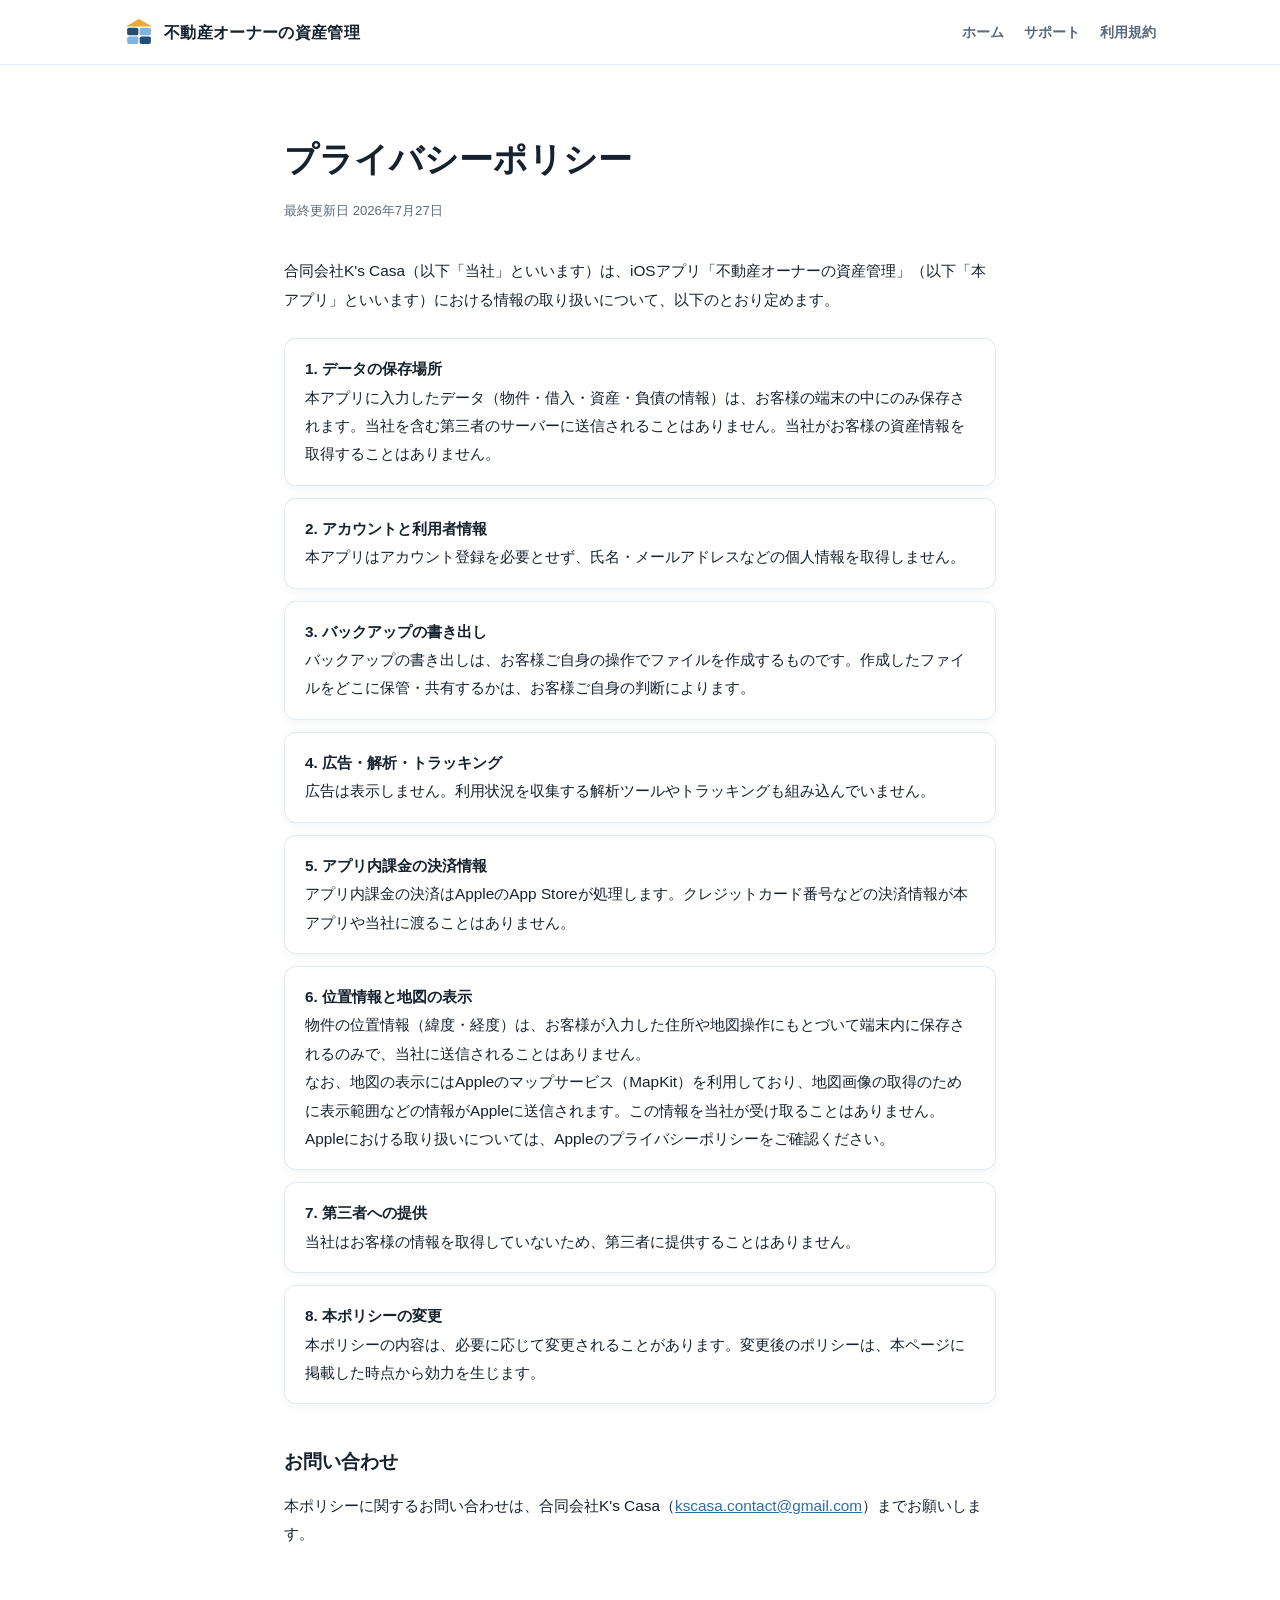
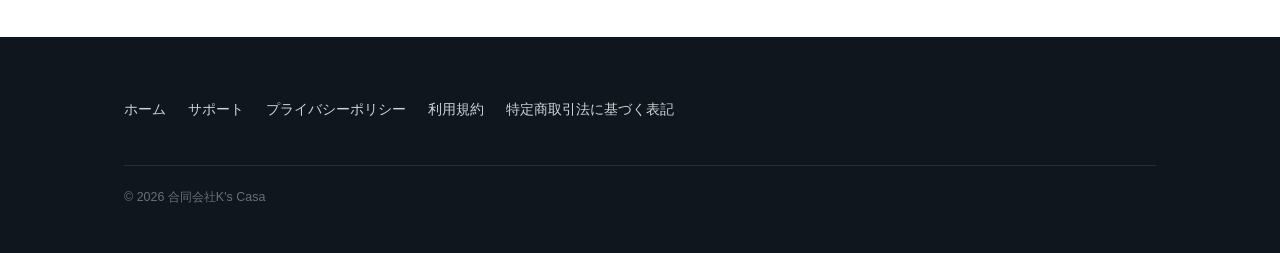
<file: privacy.html>
<!DOCTYPE html>
<html lang="ja">
<head>
<meta charset="UTF-8">
<meta name="viewport" content="width=device-width, initial-scale=1.0">
<title>プライバシーポリシー — 不動産オーナーの資産管理</title>
<meta name="description" content="アプリ「不動産オーナーの資産管理」のプライバシーポリシー。データは端末内にのみ保存され、外部に送信されません。">
<link rel="canonical" href="https://meichaaan.github.io/fudosan-owner/privacy.html">
<meta name="theme-color" content="#ffffff">
<meta property="og:site_name" content="不動産オーナーの資産管理">
<meta property="og:locale" content="ja_JP">
<meta property="og:type" content="website">
<meta property="og:title" content="プライバシーポリシー — 不動産オーナーの資産管理">
<meta property="og:description" content="データは端末内にのみ保存され、外部に送信されません。">
<meta property="og:url" content="https://meichaaan.github.io/fudosan-owner/privacy.html">
<meta property="og:image" content="https://meichaaan.github.io/fudosan-owner/assets/og-card.jpg">
<meta name="twitter:card" content="summary_large_image">
<link rel="icon" href="data:image/svg+xml,%3Csvg xmlns='http://www.w3.org/2000/svg' viewBox='0 0 48 48'%3E%3Cpath d='M24 3 45 15H3Z' fill='%23f0a62f'/%3E%3Crect x='5' y='17' width='18' height='12' rx='3' fill='%231f4e79'/%3E%3Crect x='25' y='17' width='18' height='12' rx='3' fill='%237fb3e3'/%3E%3Crect x='5' y='31' width='18' height='12' rx='3' fill='%237fb3e3'/%3E%3Crect x='25' y='31' width='18' height='12' rx='3' fill='%231f4e79'/%3E%3C/svg%3E">
<link rel="apple-touch-icon" href="assets/apple-touch-icon.png">
<link rel="stylesheet" href="assets/site.css?v=12">
</head>
<body>

<header class="site-header">
  <div class="container">
    <a class="brand" href="index.html">
      <svg viewBox="0 0 48 48" xmlns="http://www.w3.org/2000/svg" aria-hidden="true">
        <path d="M24 3 45 15H3Z" fill="#f0a62f"/>
        <rect x="5" y="17" width="18" height="12" rx="3" fill="#1f4e79"/>
        <rect x="25" y="17" width="18" height="12" rx="3" fill="#7fb3e3"/>
        <rect x="5" y="31" width="18" height="12" rx="3" fill="#7fb3e3"/>
        <rect x="25" y="31" width="18" height="12" rx="3" fill="#1f4e79"/>
      </svg>
      不動産オーナーの資産管理
    </a>
    <nav class="site-nav">
      <a href="index.html">ホーム</a>
      <a href="support.html">サポート</a>
      <a href="terms.html">利用規約</a>
    </nav>
  </div>
</header>

<main class="page-body">
  <div class="container narrow">
    <h1>プライバシーポリシー</h1>
    <p class="updated">最終更新日 2026年7月27日</p>

    <p>合同会社K's Casa（以下「当社」といいます）は、iOSアプリ「不動産オーナーの資産管理」（以下「本アプリ」といいます）における情報の取り扱いについて、以下のとおり定めます。</p>

    <ul class="doc" style="margin-top:24px">
      <li><strong>1. データの保存場所</strong><br>本アプリに入力したデータ（物件・借入・資産・負債の情報）は、お客様の端末の中にのみ保存されます。当社を含む第三者のサーバーに送信されることはありません。当社がお客様の資産情報を取得することはありません。</li>
      <li><strong>2. アカウントと利用者情報</strong><br>本アプリはアカウント登録を必要とせず、氏名・メールアドレスなどの個人情報を取得しません。</li>
      <li><strong>3. バックアップの書き出し</strong><br>バックアップの書き出しは、お客様ご自身の操作でファイルを作成するものです。作成したファイルをどこに保管・共有するかは、お客様ご自身の判断によります。</li>
      <li><strong>4. 広告・解析・トラッキング</strong><br>広告は表示しません。利用状況を収集する解析ツールやトラッキングも組み込んでいません。</li>
      <li><strong>5. アプリ内課金の決済情報</strong><br>アプリ内課金の決済はAppleのApp Storeが処理します。クレジットカード番号などの決済情報が本アプリや当社に渡ることはありません。</li>
      <li><strong>6. 位置情報と地図の表示</strong><br>物件の位置情報（緯度・経度）は、お客様が入力した住所や地図操作にもとづいて端末内に保存されるのみで、当社に送信されることはありません。<br>なお、地図の表示にはAppleのマップサービス（MapKit）を利用しており、地図画像の取得のために表示範囲などの情報がAppleに送信されます。この情報を当社が受け取ることはありません。Appleにおける取り扱いについては、Appleのプライバシーポリシーをご確認ください。</li>
      <li><strong>7. 第三者への提供</strong><br>当社はお客様の情報を取得していないため、第三者に提供することはありません。</li>
      <li><strong>8. 本ポリシーの変更</strong><br>本ポリシーの内容は、必要に応じて変更されることがあります。変更後のポリシーは、本ページに掲載した時点から効力を生じます。</li>
    </ul>

    <h2>お問い合わせ</h2>
    <p>本ポリシーに関するお問い合わせは、合同会社K's Casa（<a href="mailto:kscasa.contact@gmail.com">kscasa.contact@gmail.com</a>）までお願いします。</p>
  </div>
</main>

<footer class="site-footer">
  <div class="container">
    <nav>
      <a href="index.html">ホーム</a>
      <a href="support.html">サポート</a>
      <a href="privacy.html">プライバシーポリシー</a>
      <a href="terms.html">利用規約</a>
      <a href="tokusho.html">特定商取引法に基づく表記</a>
    </nav>
    <p class="copy">© 2026 合同会社K's Casa</p>
  </div>
</footer>

</body>
</html>
</file>
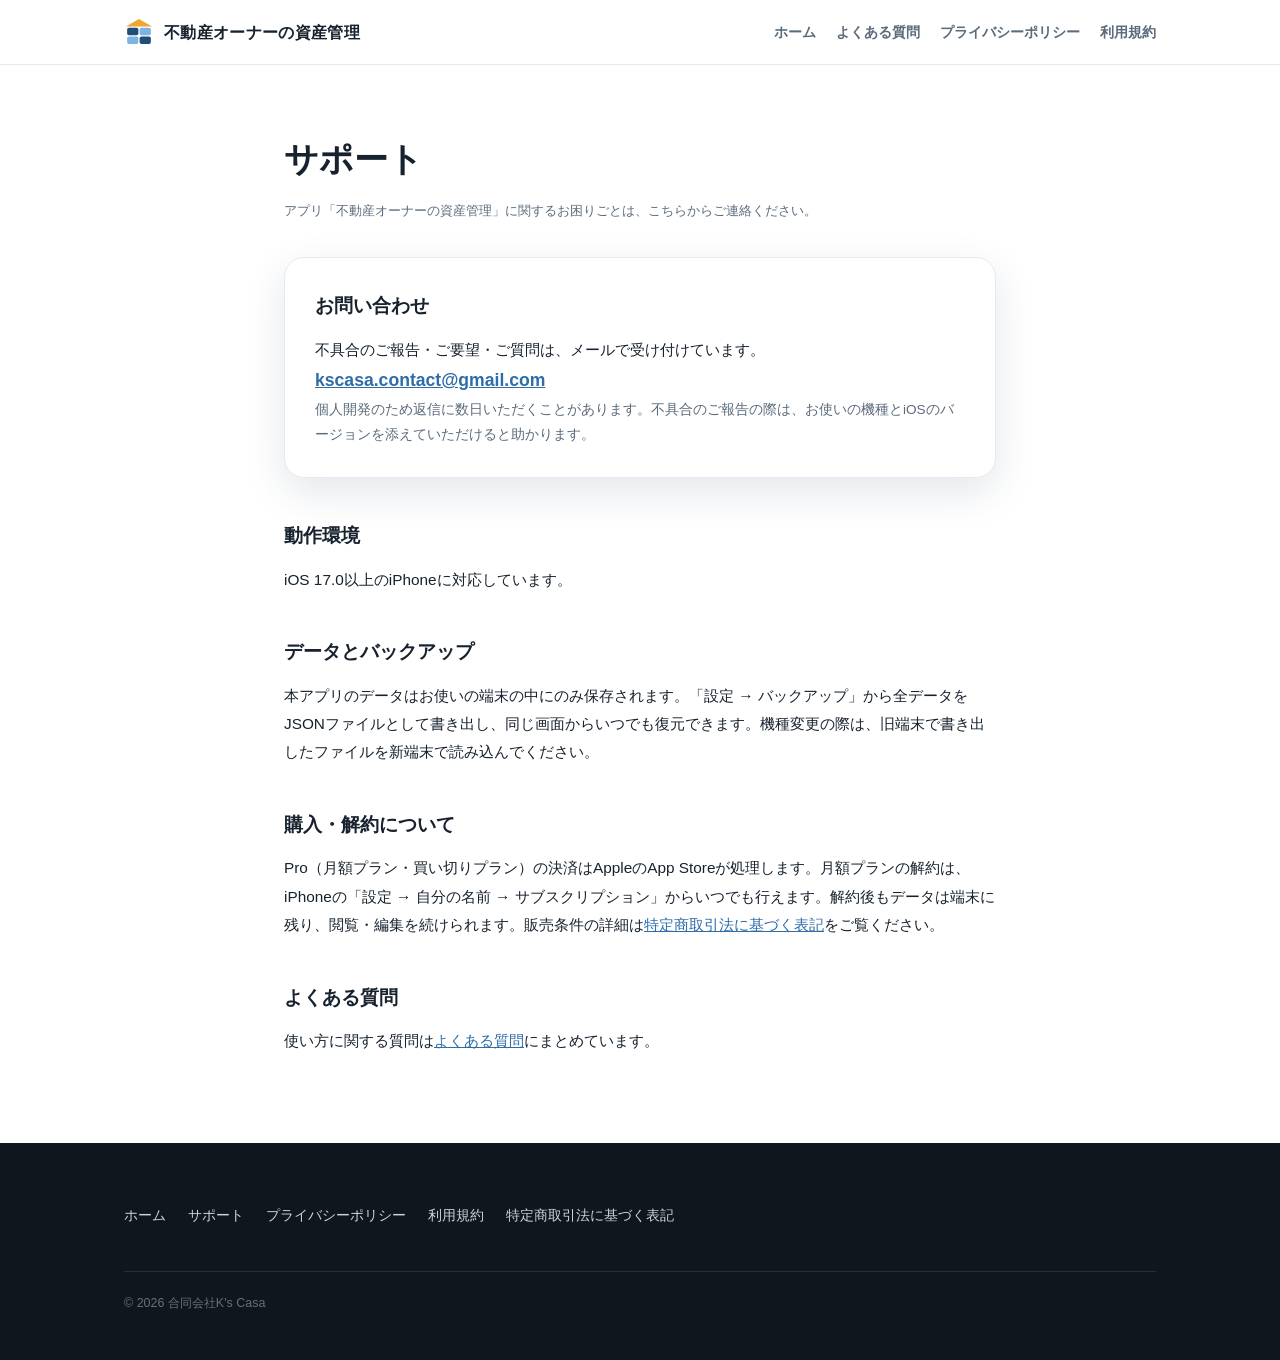
<file: support.html>
<!DOCTYPE html>
<html lang="ja">
<head>
<meta charset="UTF-8">
<meta name="viewport" content="width=device-width, initial-scale=1.0">
<title>サポート — 不動産オーナーの資産管理</title>
<meta name="description" content="アプリ「不動産オーナーの資産管理」のサポートページ。お問い合わせ、動作環境、バックアップ、購入・解約について。">
<link rel="canonical" href="https://meichaaan.github.io/fudosan-owner/support.html">
<meta name="theme-color" content="#ffffff">
<meta property="og:site_name" content="不動産オーナーの資産管理">
<meta property="og:locale" content="ja_JP">
<meta property="og:type" content="website">
<meta property="og:title" content="サポート — 不動産オーナーの資産管理">
<meta property="og:description" content="お問い合わせ、動作環境、バックアップ、購入・解約について。">
<meta property="og:url" content="https://meichaaan.github.io/fudosan-owner/support.html">
<meta property="og:image" content="https://meichaaan.github.io/fudosan-owner/assets/og-card.jpg">
<meta name="twitter:card" content="summary_large_image">
<link rel="icon" href="data:image/svg+xml,%3Csvg xmlns='http://www.w3.org/2000/svg' viewBox='0 0 48 48'%3E%3Cpath d='M24 3 45 15H3Z' fill='%23f0a62f'/%3E%3Crect x='5' y='17' width='18' height='12' rx='3' fill='%231f4e79'/%3E%3Crect x='25' y='17' width='18' height='12' rx='3' fill='%237fb3e3'/%3E%3Crect x='5' y='31' width='18' height='12' rx='3' fill='%237fb3e3'/%3E%3Crect x='25' y='31' width='18' height='12' rx='3' fill='%231f4e79'/%3E%3C/svg%3E">
<link rel="apple-touch-icon" href="assets/apple-touch-icon.png">
<link rel="stylesheet" href="assets/site.css?v=12">
</head>
<body>

<header class="site-header">
  <div class="container">
    <a class="brand" href="index.html">
      <svg viewBox="0 0 48 48" xmlns="http://www.w3.org/2000/svg" aria-hidden="true">
        <path d="M24 3 45 15H3Z" fill="#f0a62f"/>
        <rect x="5" y="17" width="18" height="12" rx="3" fill="#1f4e79"/>
        <rect x="25" y="17" width="18" height="12" rx="3" fill="#7fb3e3"/>
        <rect x="5" y="31" width="18" height="12" rx="3" fill="#7fb3e3"/>
        <rect x="25" y="31" width="18" height="12" rx="3" fill="#1f4e79"/>
      </svg>
      不動産オーナーの資産管理
    </a>
    <nav class="site-nav">
      <a href="index.html">ホーム</a>
      <a href="index.html#faq">よくある質問</a>
      <a href="privacy.html">プライバシーポリシー</a>
      <a href="terms.html">利用規約</a>
    </nav>
  </div>
</header>

<main class="page-body">
  <div class="container narrow">
    <h1>サポート</h1>
    <p class="updated">アプリ「不動産オーナーの資産管理」に関するお困りごとは、こちらからご連絡ください。</p>

    <div class="contact-card">
      <h2 style="margin-top:0">お問い合わせ</h2>
      <p>不具合のご報告・ご要望・ご質問は、メールで受け付けています。</p>
      <p class="mail"><a href="mailto:kscasa.contact@gmail.com">kscasa.contact@gmail.com</a></p>
      <p style="font-size:0.85rem; color:var(--muted)">個人開発のため返信に数日いただくことがあります。不具合のご報告の際は、お使いの機種とiOSのバージョンを添えていただけると助かります。</p>
    </div>

    <h2>動作環境</h2>
    <p>iOS 17.0以上のiPhoneに対応しています。</p>

    <h2>データとバックアップ</h2>
    <p>本アプリのデータはお使いの端末の中にのみ保存されます。「設定 → バックアップ」から全データをJSONファイルとして書き出し、同じ画面からいつでも復元できます。機種変更の際は、旧端末で書き出したファイルを新端末で読み込んでください。</p>

    <h2>購入・解約について</h2>
    <p>Pro（月額プラン・買い切りプラン）の決済はAppleのApp Storeが処理します。月額プランの解約は、iPhoneの「設定 → 自分の名前 → サブスクリプション」からいつでも行えます。解約後もデータは端末に残り、閲覧・編集を続けられます。販売条件の詳細は<a href="tokusho.html">特定商取引法に基づく表記</a>をご覧ください。</p>

    <h2>よくある質問</h2>
    <p>使い方に関する質問は<a href="index.html#faq">よくある質問</a>にまとめています。</p>
  </div>
</main>

<footer class="site-footer">
  <div class="container">
    <nav>
      <a href="index.html">ホーム</a>
      <a href="support.html">サポート</a>
      <a href="privacy.html">プライバシーポリシー</a>
      <a href="terms.html">利用規約</a>
      <a href="tokusho.html">特定商取引法に基づく表記</a>
    </nav>
    <p class="copy">© 2026 合同会社K's Casa</p>
  </div>
</footer>

</body>
</html>
</file>
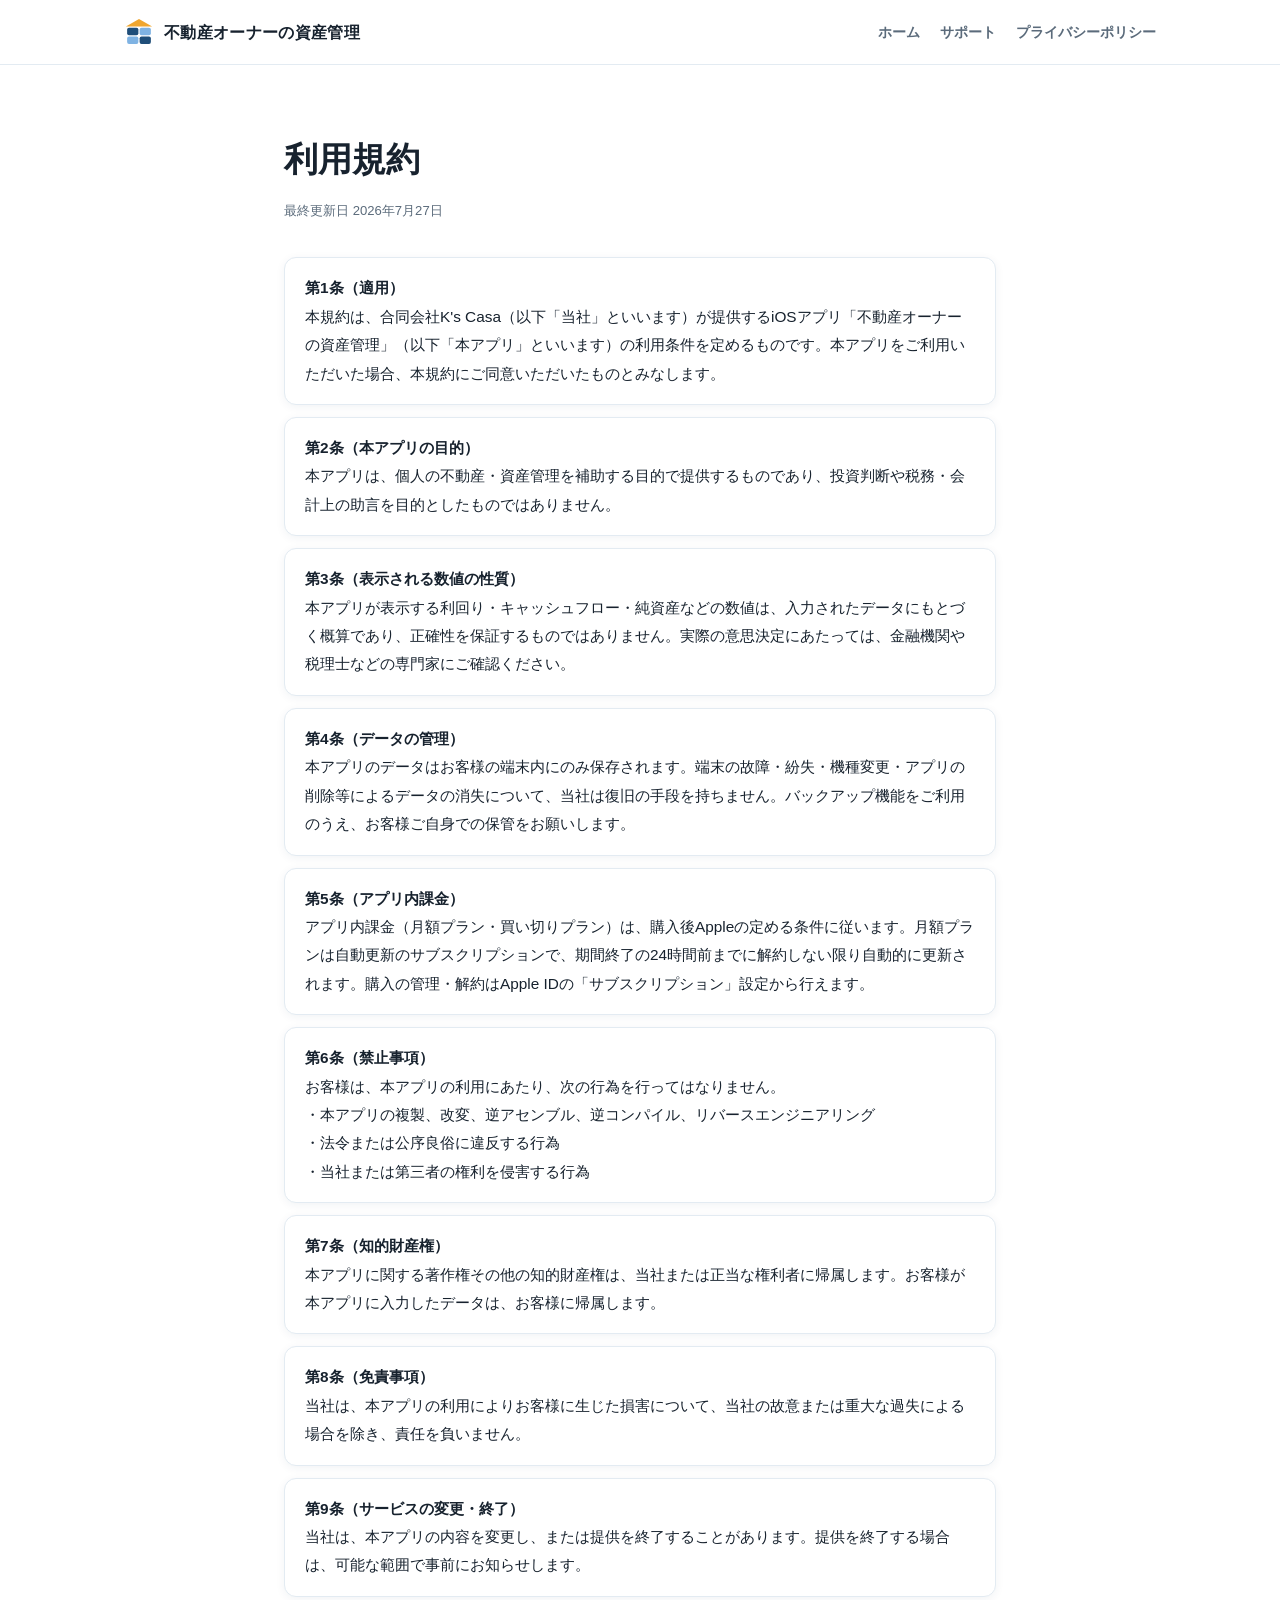
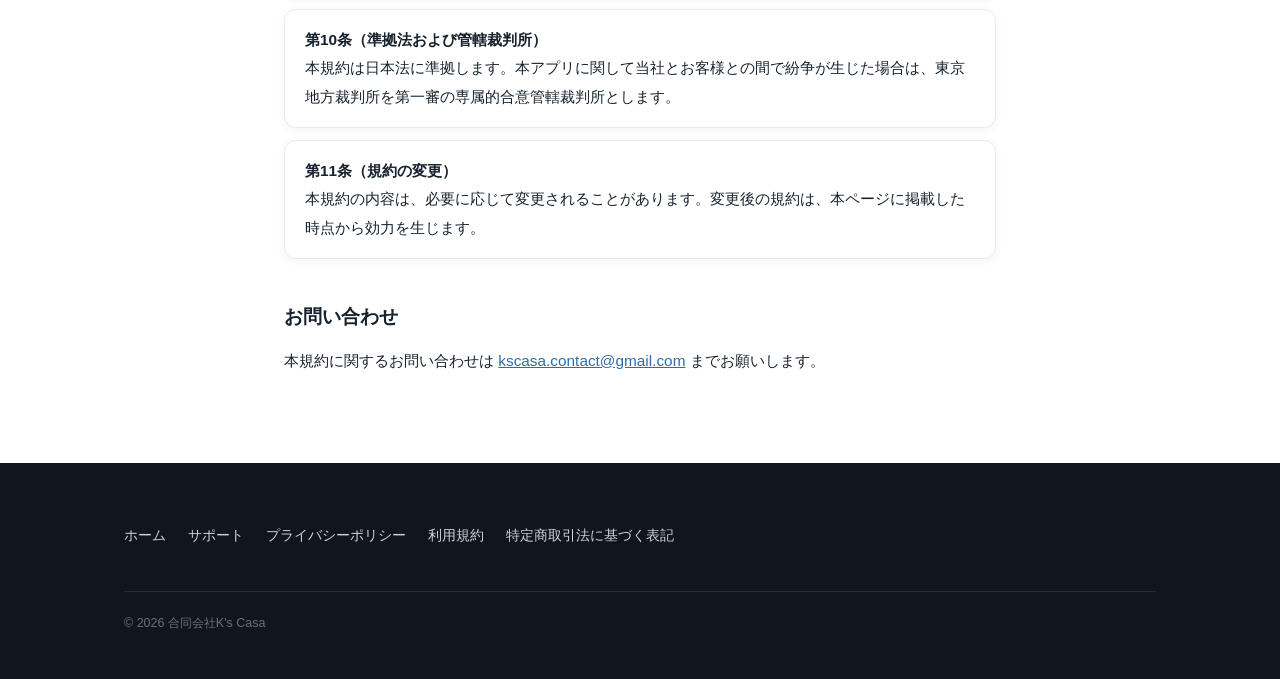
<file: terms.html>
<!DOCTYPE html>
<html lang="ja">
<head>
<meta charset="UTF-8">
<meta name="viewport" content="width=device-width, initial-scale=1.0">
<title>利用規約 — 不動産オーナーの資産管理</title>
<meta name="description" content="アプリ「不動産オーナーの資産管理」の利用規約。">
<link rel="canonical" href="https://meichaaan.github.io/fudosan-owner/terms.html">
<meta name="theme-color" content="#ffffff">
<meta property="og:site_name" content="不動産オーナーの資産管理">
<meta property="og:locale" content="ja_JP">
<meta property="og:type" content="website">
<meta property="og:title" content="利用規約 — 不動産オーナーの資産管理">
<meta property="og:description" content="アプリ「不動産オーナーの資産管理」の利用規約。">
<meta property="og:url" content="https://meichaaan.github.io/fudosan-owner/terms.html">
<meta property="og:image" content="https://meichaaan.github.io/fudosan-owner/assets/og-card.jpg">
<meta name="twitter:card" content="summary_large_image">
<link rel="icon" href="data:image/svg+xml,%3Csvg xmlns='http://www.w3.org/2000/svg' viewBox='0 0 48 48'%3E%3Cpath d='M24 3 45 15H3Z' fill='%23f0a62f'/%3E%3Crect x='5' y='17' width='18' height='12' rx='3' fill='%231f4e79'/%3E%3Crect x='25' y='17' width='18' height='12' rx='3' fill='%237fb3e3'/%3E%3Crect x='5' y='31' width='18' height='12' rx='3' fill='%237fb3e3'/%3E%3Crect x='25' y='31' width='18' height='12' rx='3' fill='%231f4e79'/%3E%3C/svg%3E">
<link rel="apple-touch-icon" href="assets/apple-touch-icon.png">
<link rel="stylesheet" href="assets/site.css?v=12">
</head>
<body>

<header class="site-header">
  <div class="container">
    <a class="brand" href="index.html">
      <svg viewBox="0 0 48 48" xmlns="http://www.w3.org/2000/svg" aria-hidden="true">
        <path d="M24 3 45 15H3Z" fill="#f0a62f"/>
        <rect x="5" y="17" width="18" height="12" rx="3" fill="#1f4e79"/>
        <rect x="25" y="17" width="18" height="12" rx="3" fill="#7fb3e3"/>
        <rect x="5" y="31" width="18" height="12" rx="3" fill="#7fb3e3"/>
        <rect x="25" y="31" width="18" height="12" rx="3" fill="#1f4e79"/>
      </svg>
      不動産オーナーの資産管理
    </a>
    <nav class="site-nav">
      <a href="index.html">ホーム</a>
      <a href="support.html">サポート</a>
      <a href="privacy.html">プライバシーポリシー</a>
    </nav>
  </div>
</header>

<main class="page-body">
  <div class="container narrow">
    <h1>利用規約</h1>
    <p class="updated">最終更新日 2026年7月27日</p>

    <ul class="doc">
      <li><strong>第1条（適用）</strong><br>本規約は、合同会社K's Casa（以下「当社」といいます）が提供するiOSアプリ「不動産オーナーの資産管理」（以下「本アプリ」といいます）の利用条件を定めるものです。本アプリをご利用いただいた場合、本規約にご同意いただいたものとみなします。</li>
      <li><strong>第2条（本アプリの目的）</strong><br>本アプリは、個人の不動産・資産管理を補助する目的で提供するものであり、投資判断や税務・会計上の助言を目的としたものではありません。</li>
      <li><strong>第3条（表示される数値の性質）</strong><br>本アプリが表示する利回り・キャッシュフロー・純資産などの数値は、入力されたデータにもとづく概算であり、正確性を保証するものではありません。実際の意思決定にあたっては、金融機関や税理士などの専門家にご確認ください。</li>
      <li><strong>第4条（データの管理）</strong><br>本アプリのデータはお客様の端末内にのみ保存されます。端末の故障・紛失・機種変更・アプリの削除等によるデータの消失について、当社は復旧の手段を持ちません。バックアップ機能をご利用のうえ、お客様ご自身での保管をお願いします。</li>
      <li><strong>第5条（アプリ内課金）</strong><br>アプリ内課金（月額プラン・買い切りプラン）は、購入後Appleの定める条件に従います。月額プランは自動更新のサブスクリプションで、期間終了の24時間前までに解約しない限り自動的に更新されます。購入の管理・解約はApple IDの「サブスクリプション」設定から行えます。</li>
      <li><strong>第6条（禁止事項）</strong><br>お客様は、本アプリの利用にあたり、次の行為を行ってはなりません。<br>・本アプリの複製、改変、逆アセンブル、逆コンパイル、リバースエンジニアリング<br>・法令または公序良俗に違反する行為<br>・当社または第三者の権利を侵害する行為</li>
      <li><strong>第7条（知的財産権）</strong><br>本アプリに関する著作権その他の知的財産権は、当社または正当な権利者に帰属します。お客様が本アプリに入力したデータは、お客様に帰属します。</li>
      <li><strong>第8条（免責事項）</strong><br>当社は、本アプリの利用によりお客様に生じた損害について、当社の故意または重大な過失による場合を除き、責任を負いません。</li>
      <li><strong>第9条（サービスの変更・終了）</strong><br>当社は、本アプリの内容を変更し、または提供を終了することがあります。提供を終了する場合は、可能な範囲で事前にお知らせします。</li>
      <li><strong>第10条（準拠法および管轄裁判所）</strong><br>本規約は日本法に準拠します。本アプリに関して当社とお客様との間で紛争が生じた場合は、東京地方裁判所を第一審の専属的合意管轄裁判所とします。</li>
      <li><strong>第11条（規約の変更）</strong><br>本規約の内容は、必要に応じて変更されることがあります。変更後の規約は、本ページに掲載した時点から効力を生じます。</li>
    </ul>

    <h2>お問い合わせ</h2>
    <p>本規約に関するお問い合わせは <a href="mailto:kscasa.contact@gmail.com">kscasa.contact@gmail.com</a> までお願いします。</p>
  </div>
</main>

<footer class="site-footer">
  <div class="container">
    <nav>
      <a href="index.html">ホーム</a>
      <a href="support.html">サポート</a>
      <a href="privacy.html">プライバシーポリシー</a>
      <a href="terms.html">利用規約</a>
      <a href="tokusho.html">特定商取引法に基づく表記</a>
    </nav>
    <p class="copy">© 2026 合同会社K's Casa</p>
  </div>
</footer>

</body>
</html>
</file>
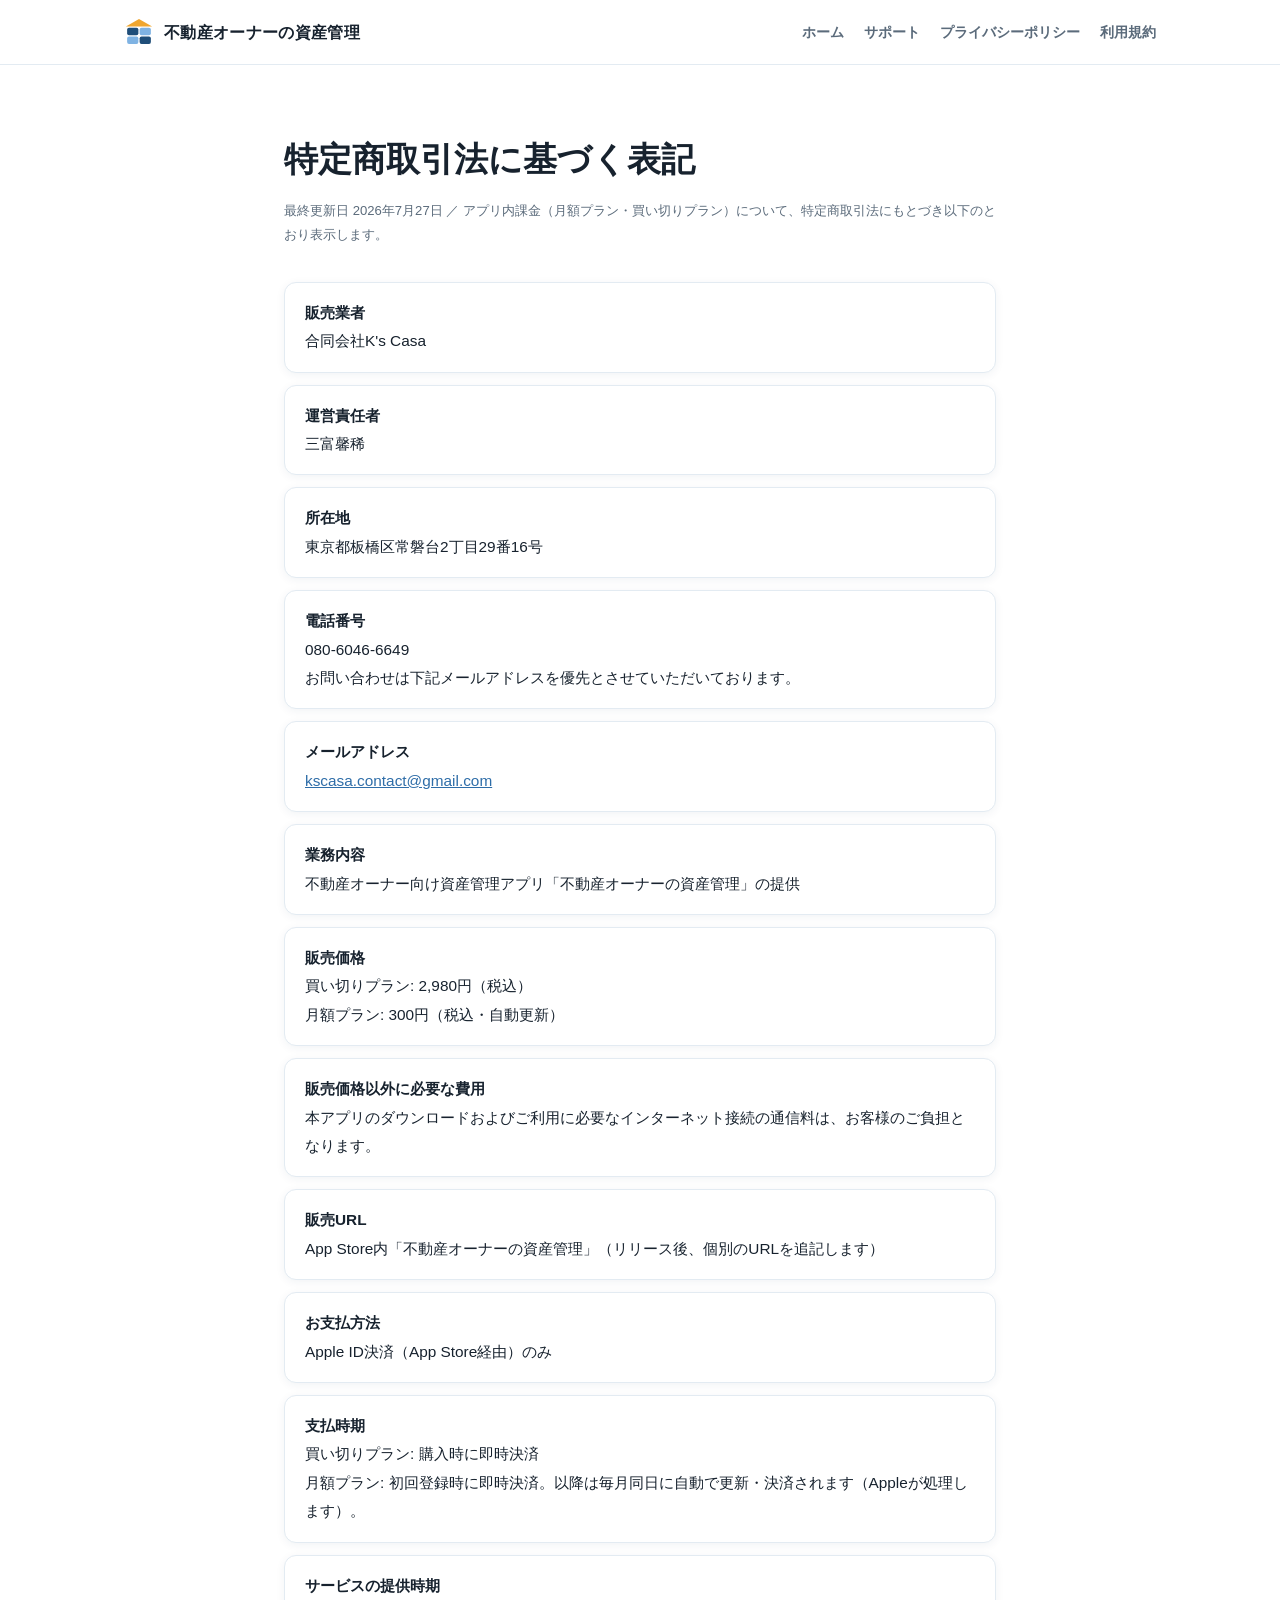
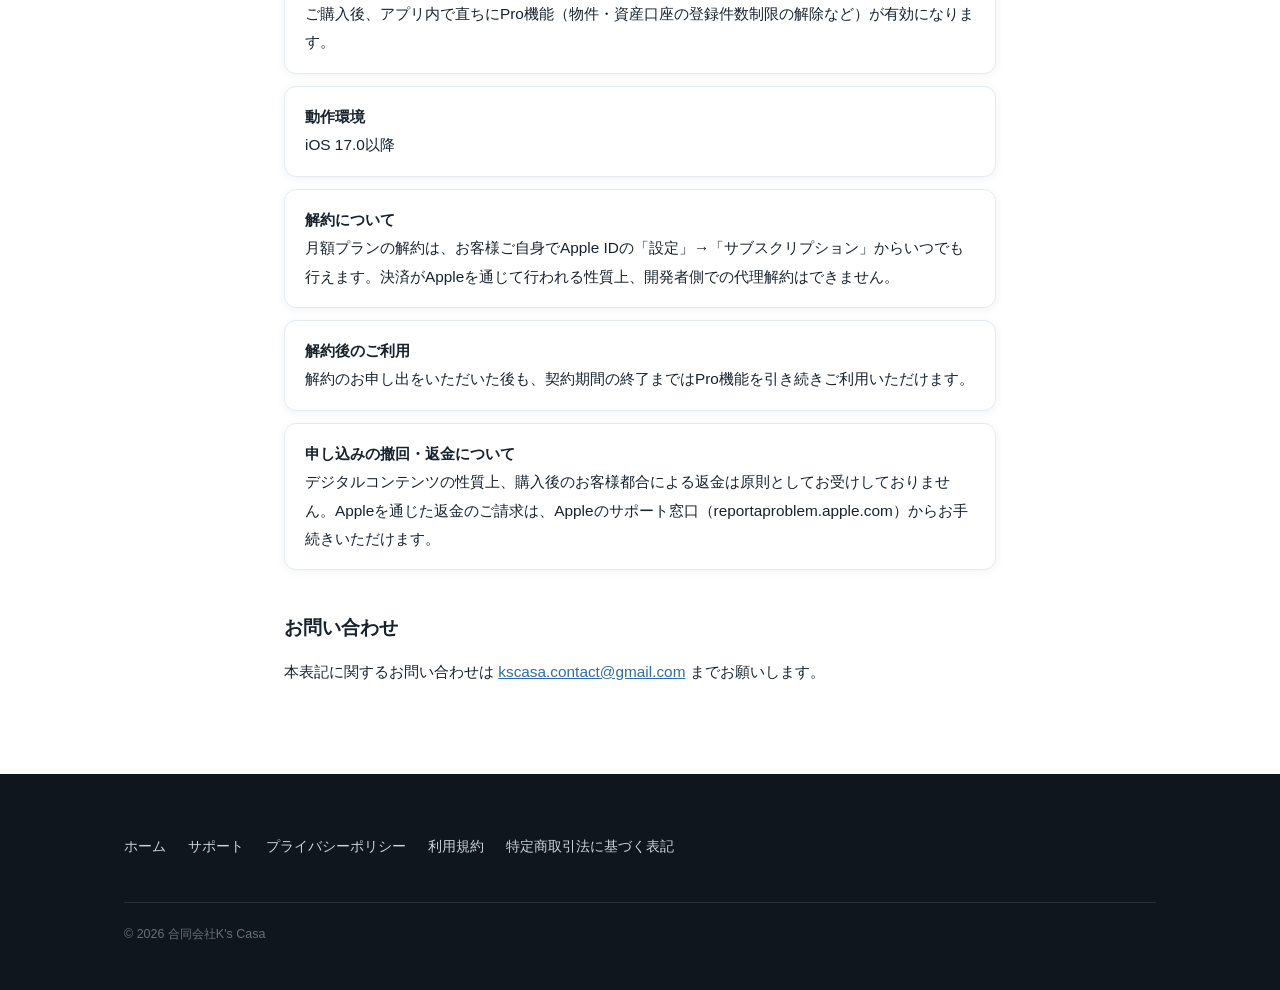
<file: tokusho.html>
<!DOCTYPE html>
<html lang="ja">
<head>
<meta charset="UTF-8">
<meta name="viewport" content="width=device-width, initial-scale=1.0">
<title>特定商取引法に基づく表記 — 不動産オーナーの資産管理</title>
<meta name="description" content="アプリ「不動産オーナーの資産管理」のアプリ内課金に関する特定商取引法に基づく表記。">
<!-- 法定表示のためリンクからは誰でも閲覧できるが、代表者の住所・電話番号が
     検索結果に露出しないよう検索エンジンのインデックスからは除外する -->
<meta name="robots" content="noindex, nofollow">
<link rel="canonical" href="https://meichaaan.github.io/fudosan-owner/tokusho.html">
<meta name="theme-color" content="#ffffff">
<meta property="og:site_name" content="不動産オーナーの資産管理">
<meta property="og:locale" content="ja_JP">
<meta property="og:type" content="website">
<meta property="og:title" content="特定商取引法に基づく表記 — 不動産オーナーの資産管理">
<meta property="og:url" content="https://meichaaan.github.io/fudosan-owner/tokusho.html">
<link rel="icon" href="data:image/svg+xml,%3Csvg xmlns='http://www.w3.org/2000/svg' viewBox='0 0 48 48'%3E%3Cpath d='M24 3 45 15H3Z' fill='%23f0a62f'/%3E%3Crect x='5' y='17' width='18' height='12' rx='3' fill='%231f4e79'/%3E%3Crect x='25' y='17' width='18' height='12' rx='3' fill='%237fb3e3'/%3E%3Crect x='5' y='31' width='18' height='12' rx='3' fill='%237fb3e3'/%3E%3Crect x='25' y='31' width='18' height='12' rx='3' fill='%231f4e79'/%3E%3C/svg%3E">
<link rel="apple-touch-icon" href="assets/apple-touch-icon.png">
<link rel="stylesheet" href="assets/site.css?v=12">
</head>
<body>

<header class="site-header">
  <div class="container">
    <a class="brand" href="index.html">
      <svg viewBox="0 0 48 48" xmlns="http://www.w3.org/2000/svg" aria-hidden="true">
        <path d="M24 3 45 15H3Z" fill="#f0a62f"/>
        <rect x="5" y="17" width="18" height="12" rx="3" fill="#1f4e79"/>
        <rect x="25" y="17" width="18" height="12" rx="3" fill="#7fb3e3"/>
        <rect x="5" y="31" width="18" height="12" rx="3" fill="#7fb3e3"/>
        <rect x="25" y="31" width="18" height="12" rx="3" fill="#1f4e79"/>
      </svg>
      不動産オーナーの資産管理
    </a>
    <nav class="site-nav">
      <a href="index.html">ホーム</a>
      <a href="support.html">サポート</a>
      <a href="privacy.html">プライバシーポリシー</a>
      <a href="terms.html">利用規約</a>
    </nav>
  </div>
</header>

<main class="page-body">
  <div class="container narrow">
    <h1>特定商取引法に基づく表記</h1>
    <p class="updated">最終更新日 2026年7月27日 ／ アプリ内課金（月額プラン・買い切りプラン）について、特定商取引法にもとづき以下のとおり表示します。</p>

    <ul class="doc">
      <li><strong>販売業者</strong><br>合同会社K's Casa</li>
      <li><strong>運営責任者</strong><br>三富馨稀</li>
      <li><strong>所在地</strong><br>東京都板橋区常磐台2丁目29番16号</li>
      <li><strong>電話番号</strong><br>080-6046-6649<br>お問い合わせは下記メールアドレスを優先とさせていただいております。</li>
      <li><strong>メールアドレス</strong><br><a href="mailto:kscasa.contact@gmail.com">kscasa.contact@gmail.com</a></li>
      <li><strong>業務内容</strong><br>不動産オーナー向け資産管理アプリ「不動産オーナーの資産管理」の提供</li>
      <li><strong>販売価格</strong><br>買い切りプラン: 2,980円（税込）<br>月額プラン: 300円（税込・自動更新）</li>
      <li><strong>販売価格以外に必要な費用</strong><br>本アプリのダウンロードおよびご利用に必要なインターネット接続の通信料は、お客様のご負担となります。</li>
      <li><strong>販売URL</strong><br>App Store内「不動産オーナーの資産管理」（リリース後、個別のURLを追記します）</li>
      <li><strong>お支払方法</strong><br>Apple ID決済（App Store経由）のみ</li>
      <li><strong>支払時期</strong><br>買い切りプラン: 購入時に即時決済<br>月額プラン: 初回登録時に即時決済。以降は毎月同日に自動で更新・決済されます（Appleが処理します）。</li>
      <li><strong>サービスの提供時期</strong><br>ご購入後、アプリ内で直ちにPro機能（物件・資産口座の登録件数制限の解除など）が有効になります。</li>
      <li><strong>動作環境</strong><br>iOS 17.0以降</li>
      <li><strong>解約について</strong><br>月額プランの解約は、お客様ご自身でApple IDの「設定」→「サブスクリプション」からいつでも行えます。決済がAppleを通じて行われる性質上、開発者側での代理解約はできません。</li>
      <li><strong>解約後のご利用</strong><br>解約のお申し出をいただいた後も、契約期間の終了まではPro機能を引き続きご利用いただけます。</li>
      <li><strong>申し込みの撤回・返金について</strong><br>デジタルコンテンツの性質上、購入後のお客様都合による返金は原則としてお受けしておりません。Appleを通じた返金のご請求は、Appleのサポート窓口（reportaproblem.apple.com）からお手続きいただけます。</li>
    </ul>

    <h2>お問い合わせ</h2>
    <p>本表記に関するお問い合わせは <a href="mailto:kscasa.contact@gmail.com">kscasa.contact@gmail.com</a> までお願いします。</p>
  </div>
</main>

<footer class="site-footer">
  <div class="container">
    <nav>
      <a href="index.html">ホーム</a>
      <a href="support.html">サポート</a>
      <a href="privacy.html">プライバシーポリシー</a>
      <a href="terms.html">利用規約</a>
      <a href="tokusho.html">特定商取引法に基づく表記</a>
    </nav>
    <p class="copy">© 2026 合同会社K's Casa</p>
  </div>
</footer>

</body>
</html>
</file>
<file: assets/site.css>
/* 「不動産オーナーの資産管理」公式サイト共通スタイル（白基調・モダンアプリLP） */

:root {
  --navy: #1f4e79;
  --navy-deep: #163a5a;
  --blue: #2e6da8;
  --sky: #7fb3e3;
  --sky-pale: #eaf3fb;
  --amber: #f0a62f;
  --amber-pale: #fdf1dc;
  --green: #0d7a58;        /* 白背景で5.33:1（WCAG AA基準4.5を満たす濃さ） */
  --ink: #17222e;
  --muted: #5b6b7b;
  --line: #e3ebf2;
  --bg: #ffffff;
  --bg-alt: #f5f8fb;
  --radius: 20px;
  --shadow-sm: 0 2px 10px rgba(23, 52, 82, 0.06);
  --shadow: 0 14px 40px rgba(23, 52, 82, 0.12);
}

* { margin: 0; padding: 0; box-sizing: border-box; }

html { scroll-behavior: smooth; }

body {
  font-family: -apple-system, BlinkMacSystemFont, "Hiragino Sans",
    "Hiragino Kaku Gothic ProN", "BIZ UDPGothic", "Yu Gothic Medium", sans-serif;
  background: var(--bg);
  color: var(--ink);
  line-height: 1.85;
  font-size: 16px;
  -webkit-font-smoothing: antialiased;
}

img { max-width: 100%; height: auto; display: block; }
a { color: var(--blue); }

.container { max-width: 1080px; margin: 0 auto; padding: 0 24px; }
.narrow { max-width: 760px; }

.nw { display: inline-block; }

/* ---------- ヘッダー ---------- */

.site-header {
  position: sticky; top: 0; z-index: 50;
  background: rgba(255, 255, 255, 0.86);
  backdrop-filter: blur(14px);
  -webkit-backdrop-filter: blur(14px);
  border-bottom: 1px solid var(--line);
}

.site-header .container {
  display: flex; align-items: center; gap: 18px;
  min-height: 64px; flex-wrap: wrap; padding-top: 8px; padding-bottom: 8px;
}

.brand {
  display: flex; align-items: center; gap: 10px; min-height: 44px;
  text-decoration: none; color: var(--ink);
  font-weight: 800; font-size: 1.02rem; letter-spacing: 0.02em;
}
.brand svg { width: 30px; height: 30px; flex: none; }

.site-nav { margin-left: auto; display: flex; align-items: center; gap: 4px 20px; flex-wrap: wrap; }
/* 指で押せるよう縦の当たり判定を44px以上確保する */
.site-nav a {
  text-decoration: none; color: var(--muted);
  font-size: 0.9rem; font-weight: 600;
  display: inline-flex; align-items: center; min-height: 44px;
}
.site-nav a:hover { color: var(--navy); }
.site-nav .nav-cta {
  background: var(--navy); color: #fff;
  padding: 0 18px; border-radius: 999px; font-size: 0.82rem;
  min-height: 40px;
}
.site-nav .nav-cta:hover { color: #fff; opacity: 0.9; }

/* ---------- ボタン ---------- */

.btn {
  display: inline-flex; align-items: center; justify-content: center; gap: 8px;
  padding: 14px 28px; border-radius: 14px;
  font-weight: 700; font-size: 1rem; text-decoration: none;
  transition: transform 0.15s ease, box-shadow 0.15s ease, opacity 0.15s ease;
}
.btn-primary {
  background: var(--navy); color: #fff;
  box-shadow: 0 8px 22px rgba(31, 78, 121, 0.28);
}
.btn-primary:hover { transform: translateY(-2px); }
.btn-ghost { background: #fff; color: var(--navy); border: 1.5px solid var(--navy); }
.btn-ghost:hover { background: var(--sky-pale); }

/* App Storeバッジ風ボタン（公開後は公式バッジ画像に差し替え） */
.store-badge {
  display: inline-flex; flex-direction: column; justify-content: center;
  background: #101418; color: #fff; text-decoration: none;
  border-radius: 12px; padding: 9px 22px; line-height: 1.35;
  min-height: 52px;
}
.store-badge .small { font-size: 0.68rem; opacity: 0.85; font-weight: 600; }
.store-badge .big { font-size: 1.12rem; font-weight: 700; letter-spacing: 0.01em; }
.store-badge:hover { opacity: 0.88; }

/* ---------- ヒーロー ---------- */

.hero {
  padding: 64px 0 84px;
  background:
    radial-gradient(720px 420px at 82% 18%, var(--sky-pale) 0%, rgba(234, 243, 251, 0) 70%),
    var(--bg);
  overflow: hidden;
}

.hero .container {
  display: grid; grid-template-columns: 1.05fr 0.95fr;
  gap: 56px; align-items: center;
}

.app-title-row { display: flex; align-items: center; gap: 14px; margin-bottom: 22px; }
.app-title-row .mark {
  width: 60px; height: 60px; border-radius: 15px; flex: none;
  background: var(--sky-pale); border: 1px solid var(--line);
  display: flex; align-items: center; justify-content: center;
  box-shadow: var(--shadow-sm);
}
.app-title-row .mark svg { width: 36px; height: 36px; }
.app-title-row .name { font-weight: 800; font-size: 1.08rem; line-height: 1.4; }
.app-title-row .genre { font-size: 0.78rem; color: var(--muted); display: block; font-weight: 600; }

.hero h1 {
  font-size: clamp(1.75rem, 4vw, 2.55rem);
  line-height: 1.42; letter-spacing: 0.015em;
  margin-bottom: 18px; color: var(--ink); font-weight: 800;
}
.hero h1 .accent { color: var(--navy); }
.hero h1 .marker {
  background: linear-gradient(transparent 68%, var(--amber-pale) 68%);
}

.hero .lead { color: var(--muted); font-size: 1.04rem; margin-bottom: 28px; max-width: 34em; }

.hero-cta { display: flex; align-items: center; gap: 16px; flex-wrap: wrap; margin-bottom: 12px; }
.hero-note { font-size: 0.82rem; color: var(--muted); }

.trust-chips { display: flex; gap: 8px 10px; flex-wrap: wrap; margin-top: 22px; }
.trust-chips .chip-s {
  display: inline-flex; align-items: center; gap: 6px;
  background: #fff; border: 1px solid var(--line); border-radius: 999px;
  padding: 6px 14px; font-size: 0.8rem; font-weight: 700; color: var(--navy);
  box-shadow: var(--shadow-sm);
}
.trust-chips .chip-s::before { content: "✓"; color: var(--green); font-weight: 800; }

/* ---------- 端末モック ---------- */

.hero-visual { position: relative; display: flex; justify-content: center; }

.phone {
  width: 292px; background: #10161d; border-radius: 46px; padding: 10px;
  box-shadow: var(--shadow);
}
.phone .screen {
  background: #fbfcfe; border-radius: 38px; overflow: hidden;
  border: 1px solid #e8edf3;
}
.phone .notch {
  width: 96px; height: 22px; background: #10161d;
  border-radius: 0 0 14px 14px; margin: 0 auto;
}
.app-screen { padding: 14px 18px 0; }
.app-screen .date { font-size: 0.62rem; color: var(--muted); font-weight: 600; }
.app-screen .label { font-size: 0.7rem; color: var(--muted); margin-top: 8px; font-weight: 700; }
.app-screen .networth { font-size: 1.62rem; font-weight: 800; color: var(--ink); line-height: 1.25; }
.app-screen .delta { font-size: 0.7rem; color: var(--green); font-weight: 700; }

.bs-bar { margin-top: 14px; }
.bs-bar .row { display: flex; height: 16px; border-radius: 6px; overflow: hidden; margin-bottom: 5px; }
.bs-bar .seg-re { background: var(--navy); }
.bs-bar .seg-cash { background: var(--sky); }
.bs-bar .seg-sec { background: #b7d3ec; }
.bs-bar .seg-debt { background: #93a5b5; }
.bs-bar .seg-eq { background: var(--amber); }
.bs-legend { display: flex; gap: 10px; flex-wrap: wrap; margin-top: 6px; }
.bs-legend span { font-size: 0.58rem; color: var(--muted); display: inline-flex; align-items: center; gap: 4px; font-weight: 600; }
.bs-legend i { width: 7px; height: 7px; border-radius: 2px; display: inline-block; }

.tiles { display: grid; grid-template-columns: 1fr 1fr; gap: 8px; margin-top: 14px; }
.tile-s {
  background: #fff; border: 1px solid var(--line); border-radius: 12px;
  padding: 8px 12px;
}
.tile-s .k { font-size: 0.58rem; color: var(--muted); font-weight: 700; }
.tile-s .v { font-size: 0.95rem; font-weight: 800; color: var(--navy); }

.mini-chart {
  display: flex; align-items: flex-end; gap: 7px;
  height: 64px; margin-top: 16px; padding: 0 4px;
}
.mini-chart i {
  flex: 1; border-radius: 5px 5px 0 0;
  background: linear-gradient(180deg, var(--sky) 0%, var(--navy) 140%);
}
/* 実機スクリーンショット */
.phone .screen .shot { display: block; width: 100%; }
.screen-card .shot {
  width: 100%; border-radius: 16px; border: 1px solid var(--line);
  margin-bottom: 16px; box-shadow: var(--shadow-sm);
}

/* マップ画面モック */
.map-screen { position: relative; height: 428px; background: #dcebf9; overflow: hidden; }
.map-screen svg.jp { position: absolute; inset: 0; width: 100%; height: 100%; }
.map-callout {
  position: absolute; left: 55%; top: 52.5%;
  transform: translate(-50%, -100%); margin-top: -26px;
  background: #fff; border: 1px solid var(--line); border-radius: 10px;
  padding: 6px 12px; box-shadow: var(--shadow-sm);
  white-space: nowrap; line-height: 1.45; text-align: center;
}
.map-callout .n { font-size: 0.66rem; font-weight: 800; color: var(--ink); display: block; }
.map-callout .p { font-size: 0.62rem; color: var(--muted); font-weight: 600; display: block; }
.map-summary {
  position: absolute; left: 12px; right: 12px; bottom: 12px;
  background: #fff; border: 1px solid var(--line); border-radius: 14px;
  padding: 10px 14px; box-shadow: var(--shadow-sm);
  display: flex; align-items: center; justify-content: space-between;
}
.map-summary .k { font-size: 0.6rem; color: var(--muted); font-weight: 700; }
.map-summary .v { font-size: 1.05rem; font-weight: 800; color: var(--ink); line-height: 1.3; }
.map-summary .cnt {
  background: var(--sky-pale); color: var(--navy);
  border-radius: 999px; padding: 4px 12px;
  font-size: 0.68rem; font-weight: 800;
}

.tabbar {
  display: flex; justify-content: space-around; align-items: center;
  border-top: 1px solid var(--line); margin-top: 0; padding: 10px 6px 16px;
  background: #fff; position: relative;
}
.tabbar span { font-size: 0.56rem; color: var(--muted); text-align: center; font-weight: 600; }
.tabbar span.on { color: var(--navy); font-weight: 800; }
.tabbar i { display: block; width: 18px; height: 18px; border-radius: 6px; background: var(--line); margin: 0 auto 3px; }
.tabbar span.on i { background: var(--navy); }

.float-chip {
  position: absolute; background: #fff;
  border: 1px solid var(--line); border-radius: 14px;
  padding: 10px 16px; box-shadow: var(--shadow);
  font-size: 0.78rem; line-height: 1.5; white-space: nowrap;
}
.float-chip .label { color: var(--muted); font-size: 0.68rem; display: block; font-weight: 700; }
.float-chip .value { font-weight: 800; color: var(--navy); font-size: 1rem; }
.float-chip .up { color: var(--green); font-size: 0.68rem; font-weight: 700; display: block; }
.chip-pos1 { top: 4%; right: -6px; }
.chip-pos2 { bottom: 28%; left: -14px; }

/* ---------- セクション共通 ---------- */

section { padding: 96px 0; }
section[id] { scroll-margin-top: 76px; }
.section-alt { background: var(--bg-alt); }
.section-tag {
  display: inline-block; font-size: 0.78rem; font-weight: 800;
  color: var(--blue); letter-spacing: 0.16em; margin-bottom: 10px;
}
.section-title {
  font-size: clamp(1.45rem, 3.2vw, 2rem);
  line-height: 1.5; margin-bottom: 14px; font-weight: 800;
}
.section-lead { color: var(--muted); max-width: 640px; }
.center { text-align: center; }
.center .section-lead { margin: 0 auto; }

.tile-icon {
  width: 48px; height: 48px; border-radius: 14px;
  display: flex; align-items: center; justify-content: center;
  margin: 0 auto 16px;
}
.tile-icon svg { width: 25px; height: 25px; }
.icon-blue { color: var(--navy); }
.icon-amber { color: #a8710f; }
.icon-navy { color: var(--navy-deep); }

/* ---------- 課題 ---------- */

.problem .grid { display: grid; grid-template-columns: repeat(3, 1fr); gap: 22px; margin-top: 52px; }
.problem-card {
  background: #fff; border: 1px solid var(--line);
  border-radius: var(--radius); padding: 30px 26px;
  box-shadow: var(--shadow-sm); text-align: center;
}
.problem-card .q { font-weight: 800; color: var(--navy); margin-bottom: 8px; font-size: 1.05rem; }
.problem-card p { font-size: 0.9rem; color: var(--muted); }

/* ---------- 3つの柱 ---------- */

.pillars .concept-grid {
  display: grid; grid-template-columns: 1fr 1fr;
  gap: 22px; margin-top: 52px; text-align: left;
}
.concept-card {
  background: #fff; border: 1px solid var(--line);
  border-radius: var(--radius); box-shadow: var(--shadow-sm);
  padding: 32px 30px;
}
.concept-card.wide {
  grid-column: 1 / -1;
  display: grid; grid-template-columns: 0.9fr 1.1fr;
  gap: 40px; align-items: center; padding: 38px 36px;
}
.concept-card .viz { width: 100%; height: auto; display: block; }
.concept-card:not(.wide) .viz { margin-bottom: 20px; }
.concept-card h3 { font-size: 1.15rem; margin-bottom: 8px; }
.concept-card p { font-size: 0.92rem; color: var(--muted); }

.pillars .grid { display: grid; grid-template-columns: repeat(3, 1fr); gap: 22px; margin-top: 52px; }
.pillar {
  background: #fff; border: 1px solid var(--line);
  border-radius: var(--radius); padding: 34px 26px 28px;
  box-shadow: var(--shadow-sm); text-align: center;
}
.pillar .icon {
  width: 56px; height: 56px; border-radius: 16px;
  display: flex; align-items: center; justify-content: center;
  margin: 0 auto 18px;
}
.pillar .icon svg { width: 28px; height: 28px; }
.icon-blue { background: var(--sky-pale); }
.icon-amber { background: var(--amber-pale); }
.icon-navy { background: #e5ecf4; }
.pillar h3 { font-size: 1.1rem; margin-bottom: 10px; }
.pillar p { font-size: 0.9rem; color: var(--muted); }

/* ---------- 画面（4タブ） ---------- */

/* スクショは「読める大きさ」を優先して2列。タップで拡大できる */
.screens .grid { display: grid; grid-template-columns: 1fr 1fr; gap: 24px; margin-top: 52px; }
.screen-card {
  background: #fff; border: 1px solid var(--line);
  border-radius: var(--radius); padding: 30px 24px 26px;
  box-shadow: var(--shadow-sm); text-align: center;
}
.screen-card .shot-zoom {
  display: block; max-width: 400px; margin: 0 auto 16px;
  border-radius: 16px; cursor: zoom-in; position: relative;
}
.screen-card .shot-zoom .shot { margin-bottom: 0; }
.screen-card .shot-zoom::after {
  content: "タップで拡大"; position: absolute; right: 10px; bottom: 10px;
  background: rgba(23, 34, 46, 0.72); color: #fff;
  font-size: 0.68rem; font-weight: 700; padding: 4px 10px; border-radius: 999px;
  pointer-events: none;
}
.screen-card .tab-name {
  font-weight: 800; color: var(--navy); font-size: 1.05rem;
  display: block; margin-bottom: 6px;
}
.screen-card p { font-size: 0.86rem; color: var(--muted); }

/* ---------- 機能グリッド ---------- */

.features .grid { display: grid; grid-template-columns: repeat(3, 1fr); gap: 22px; margin-top: 52px; }

/* カードごとに淡い色地を割り当てて、やわらかい印象に */
.feature {
  --tint: #eaf3fb; --pop: #2e6da8;
  background: #fff; border: 1px solid var(--line);
  border-radius: 26px; padding: 32px 24px 28px;
  box-shadow: var(--shadow-sm); text-align: center;
  position: relative; overflow: hidden;
  transition: transform 0.18s ease, box-shadow 0.18s ease;
}
/* カード上部にふんわり色を敷く */
.feature::before {
  content: ""; position: absolute; inset: 0 0 auto 0; height: 108px;
  background: linear-gradient(180deg, var(--tint) 0%, rgba(255,255,255,0) 100%);
  pointer-events: none;
}
.feature:hover { transform: translateY(-4px); box-shadow: var(--shadow); }
.feature > * { position: relative; }

.feature .art {
  width: 84px; height: 84px; margin: 0 auto 18px;
  border-radius: 28px; background: #fff;
  border: 1px solid var(--line); box-shadow: var(--shadow-sm);
  display: flex; align-items: center; justify-content: center;
}
.feature .art svg { width: 46px; height: 46px; display: block; }

.feature h3 { font-size: 1.02rem; margin-bottom: 6px; color: var(--navy-deep); }
.feature p { font-size: 0.86rem; color: var(--muted); line-height: 1.75; }

.tint-sky   { --tint: #e8f2fc; --pop: #2e6da8; }
.tint-peach { --tint: #fdefdb; --pop: #d9891a; }
.tint-mint  { --tint: #e3f5ee; --pop: #12946a; }
.tint-lilac { --tint: #eeecfb; --pop: #6a5cc4; }
.tint-rose  { --tint: #fdeaef; --pop: #cf5b7f; }
.tint-lemon { --tint: #fbf3d6; --pop: #b08a12; }

/* ---------- プライバシー ---------- */

.privacy-band { background: var(--navy-deep); color: #eef4fa; }
.privacy-band .section-title { color: #fff; }
.privacy-band .section-tag { color: var(--amber); }
.privacy-band .grid { display: grid; grid-template-columns: repeat(3, 1fr); gap: 22px; margin-top: 52px; }
.privacy-item {
  background: rgba(255, 255, 255, 0.06);
  border: 1px solid rgba(255, 255, 255, 0.14);
  border-radius: var(--radius); padding: 30px 24px; text-align: center;
}
.privacy-item .tile-icon { background: rgba(255, 255, 255, 0.12); color: #bcd7ef; }
.privacy-band .section-lead { color: rgba(238, 244, 250, 0.72); }
.privacy-item h3 { font-size: 1.05rem; margin-bottom: 8px; color: #fff; }
.privacy-item p { font-size: 0.88rem; color: rgba(238, 244, 250, 0.78); }
.privacy-band .foot { margin-top: 32px; font-size: 0.85rem; color: rgba(238, 244, 250, 0.65); text-align: center; }
.privacy-band a { color: var(--sky); }

/* ---------- 料金 ---------- */

.pricing .grid {
  display: grid; grid-template-columns: 0.8fr 1.2fr;
  gap: 22px; margin-top: 52px; align-items: stretch;
  max-width: 900px; margin-left: auto; margin-right: auto;
}
.price-card {
  background: #fff; border: 1px solid var(--line);
  border-radius: var(--radius); padding: 32px 30px;
  box-shadow: var(--shadow-sm); position: relative;
  display: flex; flex-direction: column; text-align: left;
}
.price-card.featured { border: 2px solid var(--navy); box-shadow: var(--shadow); }
.price-card .plan { font-weight: 800; color: var(--blue); letter-spacing: 0.1em; font-size: 0.88rem; }
.price-card .price { font-size: 2rem; font-weight: 800; margin: 12px 0 2px; }
.price-card .price small { font-size: 0.88rem; font-weight: 600; color: var(--muted); }
.price-card .alt { font-size: 0.84rem; color: var(--muted); margin-bottom: 14px; }
.featured-badge {
  position: absolute; top: -14px; left: 28px;
  /* 白文字だとアンバー地で2.06:1しかないため、濃い茶で6.48:1を確保 */
  background: var(--amber); color: #3f2c04;
  border-radius: 999px; padding: 3px 14px;
  font-size: 0.75rem; font-weight: 800; letter-spacing: 0.05em;
}

/* PROの2プラン（月額/買い切り）を同格で並べる */
.pro-options { display: grid; grid-template-columns: 1fr 1fr; gap: 12px; margin: 14px 0 6px; }
.pro-option {
  border: 1.5px solid var(--line); border-radius: 14px;
  padding: 16px 16px 14px; background: var(--bg-alt);
}
.pro-option.buyout { border-color: var(--amber); background: var(--amber-pale); }
.pro-option .type { font-size: 0.76rem; font-weight: 800; color: var(--muted); }
.pro-option.buyout .type { color: #8a5a0c; }  /* 淡いアンバー地で5.3:1 */
.pro-option .p { font-size: 1.5rem; font-weight: 800; line-height: 1.3; margin-top: 2px; }
.pro-option .p small { font-size: 0.8rem; font-weight: 700; color: var(--muted); }
.pro-option .note { font-size: 0.72rem; color: var(--muted); margin-top: 4px; line-height: 1.55; }

.price-card ul { list-style: none; margin-top: 12px; }
.price-card li {
  font-size: 0.9rem; padding: 6px 0 6px 26px; position: relative;
}
.price-card li::before {
  content: "✓"; position: absolute; left: 2px; color: var(--green); font-weight: 800;
}
.pricing .note { font-size: 0.8rem; color: var(--muted); margin-top: 24px; text-align: center; }

/* ---------- FAQ ---------- */

.faq .list { margin-top: 40px; max-width: 800px; margin-left: auto; margin-right: auto; }
.faq details {
  background: #fff; border: 1px solid var(--line);
  border-radius: 14px; padding: 4px 24px; margin-bottom: 12px;
  box-shadow: var(--shadow-sm);
}
.faq summary {
  cursor: pointer; font-weight: 700; color: var(--ink);
  padding: 15px 32px 15px 0; list-style: none; position: relative;
}
.faq summary::-webkit-details-marker { display: none; }
.faq summary::after {
  content: "+"; position: absolute; right: 2px; top: 50%;
  transform: translateY(-50%); color: var(--blue);
  font-size: 1.3rem; font-weight: 700;
}
.faq details[open] summary::after { content: "−"; }
.faq .a { padding: 0 0 18px; font-size: 0.9rem; color: var(--muted); }

/* ---------- CTA ---------- */

.cta-band { text-align: center; background: var(--bg-alt); }
.cta-band .mark-lg {
  width: 88px; height: 88px; border-radius: 22px; margin: 0 auto 22px;
  background: #fff; border: 1px solid var(--line); box-shadow: var(--shadow-sm);
  display: flex; align-items: center; justify-content: center;
}
.cta-band .mark-lg svg { width: 54px; height: 54px; }
.cta-band .section-title { margin-bottom: 8px; }
.cta-band .hero-cta { justify-content: center; margin: 20px 0 4px; }
.cta-band .hero-note { margin-top: 14px; }
.cta-band .store-badge { margin-top: 18px; }

/* ---------- フッター ---------- */

.site-footer {
  background: #10161d; color: rgba(238, 244, 250, 0.72);
  padding: 52px 0 44px; font-size: 0.88rem;
}
.site-footer .cols {
  display: grid; grid-template-columns: 1.4fr 1fr 1fr 1fr; gap: 32px;
}
.site-footer .top {
  display: flex; align-items: center; gap: 10px;
  color: #fff; font-weight: 800; font-size: 0.98rem; margin-bottom: 12px;
}
.site-footer .top svg { width: 26px; height: 26px; flex: none; }
.site-footer .desc { font-size: 0.8rem; line-height: 1.8; color: rgba(238, 244, 250, 0.5); }
.site-footer h5 {
  font-size: 0.78rem; letter-spacing: 0.1em; color: rgba(238, 244, 250, 0.45);
  margin-bottom: 12px; font-weight: 800;
}
.site-footer ul { list-style: none; }
.site-footer li { margin-bottom: 0; }
.site-footer ul a { display: inline-flex; align-items: center; min-height: 40px; }
.site-footer > .container > nav { display: flex; gap: 0 22px; flex-wrap: wrap; margin-bottom: 16px; }
.site-footer > .container > nav a { display: inline-flex; align-items: center; min-height: 40px; }
.site-footer a { color: rgba(238, 244, 250, 0.85); text-decoration: none; }
.site-footer a:hover { text-decoration: underline; }
.site-footer .copy {
  font-size: 0.78rem; color: rgba(238, 244, 250, 0.4);
  border-top: 1px solid rgba(255, 255, 255, 0.1);
  margin-top: 36px; padding-top: 20px;
}

/* ---------- 下層ページ ---------- */

.page-body { padding: 64px 0 88px; }
.page-body h1 { font-size: clamp(1.6rem, 3.5vw, 2.1rem); margin-bottom: 8px; font-weight: 800; }
.page-body .updated { font-size: 0.82rem; color: var(--muted); margin-bottom: 34px; }
.page-body h2 { font-size: 1.2rem; margin: 40px 0 12px; font-weight: 800; }
.page-body p, .page-body li { font-size: 0.96rem; }
.page-body ul.doc { list-style: none; }
.page-body ul.doc li {
  background: #fff; border: 1px solid var(--line); border-radius: 12px;
  padding: 16px 20px; margin-bottom: 12px; box-shadow: var(--shadow-sm);
}
.contact-card {
  background: #fff; border: 1px solid var(--line); border-radius: var(--radius);
  padding: 30px; margin-top: 24px; box-shadow: var(--shadow);
}
.contact-card .mail { font-size: 1.1rem; font-weight: 700; }

/* ---------- レスポンシブ ---------- */

@media (max-width: 900px) {
  /* 狭い画面ではナビを折り返さず1行に収め、はみ出す分は横スクロールさせる。
     折り返すとstickyヘッダーが画面の2割を占めてしまうため。 */
  .site-nav {
    flex-wrap: nowrap; overflow-x: auto; width: 100%; margin-left: 0;
    gap: 18px; scrollbar-width: none; -webkit-overflow-scrolling: touch;
  }
  .site-nav::-webkit-scrollbar { display: none; }
  .site-nav a { flex: none; }
  /* ヘッダーのCTAは本文のダウンロードボタンと重複するため狭い画面では省く */
  .site-nav .nav-cta { display: none; }
  .site-header .container { gap: 0 12px; }

  section { padding: 60px 0; }
  .hero { padding: 44px 0 60px; }
  .hero .container { grid-template-columns: 1fr; gap: 48px; }
  .hero-visual { order: 2; }
  .problem .grid, .pillars .grid, .features .grid,
  .privacy-band .grid, .pricing .grid { grid-template-columns: 1fr; }
  /* スクショは横スワイプのカルーセルに（アプリLPの定番。縦に4枚積むより短くなる） */
  .screens .grid {
    display: flex; gap: 16px; overflow-x: auto;
    scroll-snap-type: x mandatory; -webkit-overflow-scrolling: touch;
    padding: 4px 4px 16px; margin-left: -4px; margin-right: -4px;
    scrollbar-width: none;
  }
  .screens .grid::-webkit-scrollbar { display: none; }
  .screen-card { flex: 0 0 78%; scroll-snap-align: center; }
  .pillars .concept-grid { grid-template-columns: 1fr; }
  .concept-card.wide { display: block; }
  .concept-card.wide .viz { margin-top: 26px; }
  /* ナビが2行に折り返してヘッダーが高くなるため余裕を持たせる */
  section[id] { scroll-margin-top: 124px; }
  .pro-options { grid-template-columns: 1fr 1fr; }
  .site-footer .cols { grid-template-columns: 1fr 1fr; }
  .chip-pos1 { right: 0; }
  .chip-pos2 { left: 0; }
}

@media (max-width: 480px) {
  .pro-options { grid-template-columns: 1fr; }
  .site-footer .cols { grid-template-columns: 1fr; }
}

/* ---------- スクショ拡大ダイアログ ---------- */

dialog.shot-dialog {
  border: none; border-radius: 24px; padding: 12px;
  background: #fff; box-shadow: var(--shadow);
  max-width: min(92vw, 460px); max-height: 92vh; margin: auto;
}
dialog.shot-dialog::backdrop { background: rgba(16, 22, 29, 0.66); backdrop-filter: blur(3px); }
dialog.shot-dialog img {
  border-radius: 14px; max-height: calc(92vh - 84px);
  width: auto; max-width: 100%; margin: 0 auto;
}
dialog.shot-dialog .close {
  display: flex; align-items: center; justify-content: center;
  width: 100%; min-height: 44px; margin-top: 10px;
  border: none; border-radius: 12px; cursor: pointer;
  background: var(--bg-alt); color: var(--ink);
  font-size: 0.9rem; font-weight: 700; font-family: inherit;
}
dialog.shot-dialog .close:hover { background: var(--sky-pale); }

/* ---------- スクロール出現 ---------- */

.reveal { opacity: 0; transform: translateY(16px); transition: opacity 0.5s ease, transform 0.5s ease; }
.reveal.in { opacity: 1; transform: none; }

@media (prefers-reduced-motion: reduce) {
  html { scroll-behavior: auto; }
  .btn { transition: none; }
  .reveal { opacity: 1; transform: none; transition: none; }
}
</file>
